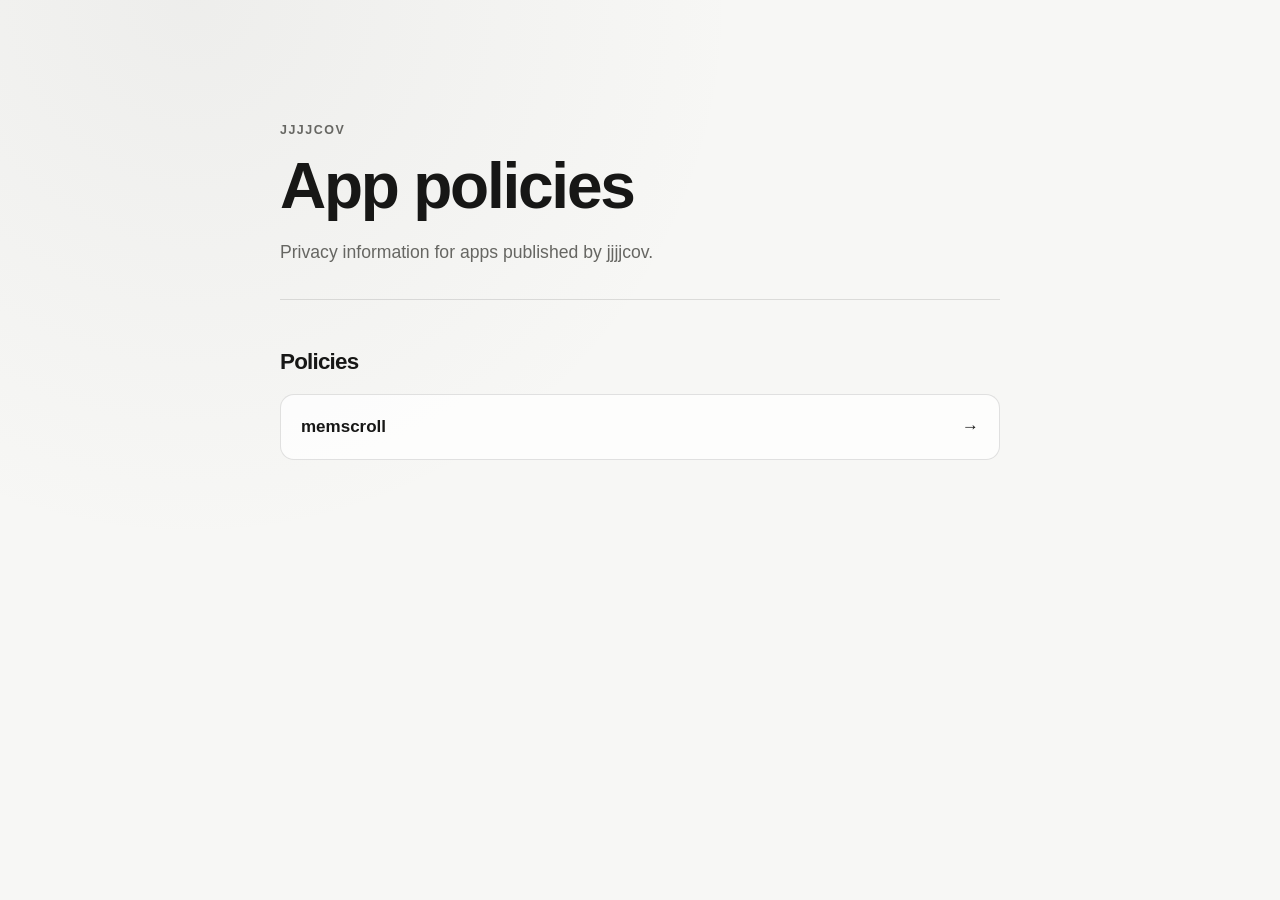
<file: index.html>
<!doctype html>
<html lang="en">
<head>
  <meta charset="utf-8">
  <meta name="viewport" content="width=device-width, initial-scale=1">
  <meta name="color-scheme" content="light dark">
  <meta name="robots" content="noindex">
  <title>jjjjcov app policies</title>
  <link rel="stylesheet" href="/assets/site.css">
</head>
<body>
  <main>
    <header>
      <p class="eyebrow">jjjjcov</p>
      <h1>App policies</h1>
      <p class="lede">Privacy information for apps published by jjjjcov.</p>
    </header>

    <section aria-labelledby="policies-heading">
      <h2 id="policies-heading">Policies</h2>
      <a class="policy-link" href="/apps/photo-feed/privacy/">
        <span>memscroll</span>
        <span aria-hidden="true">→</span>
      </a>
    </section>
  </main>
</body>
</html>
</file>
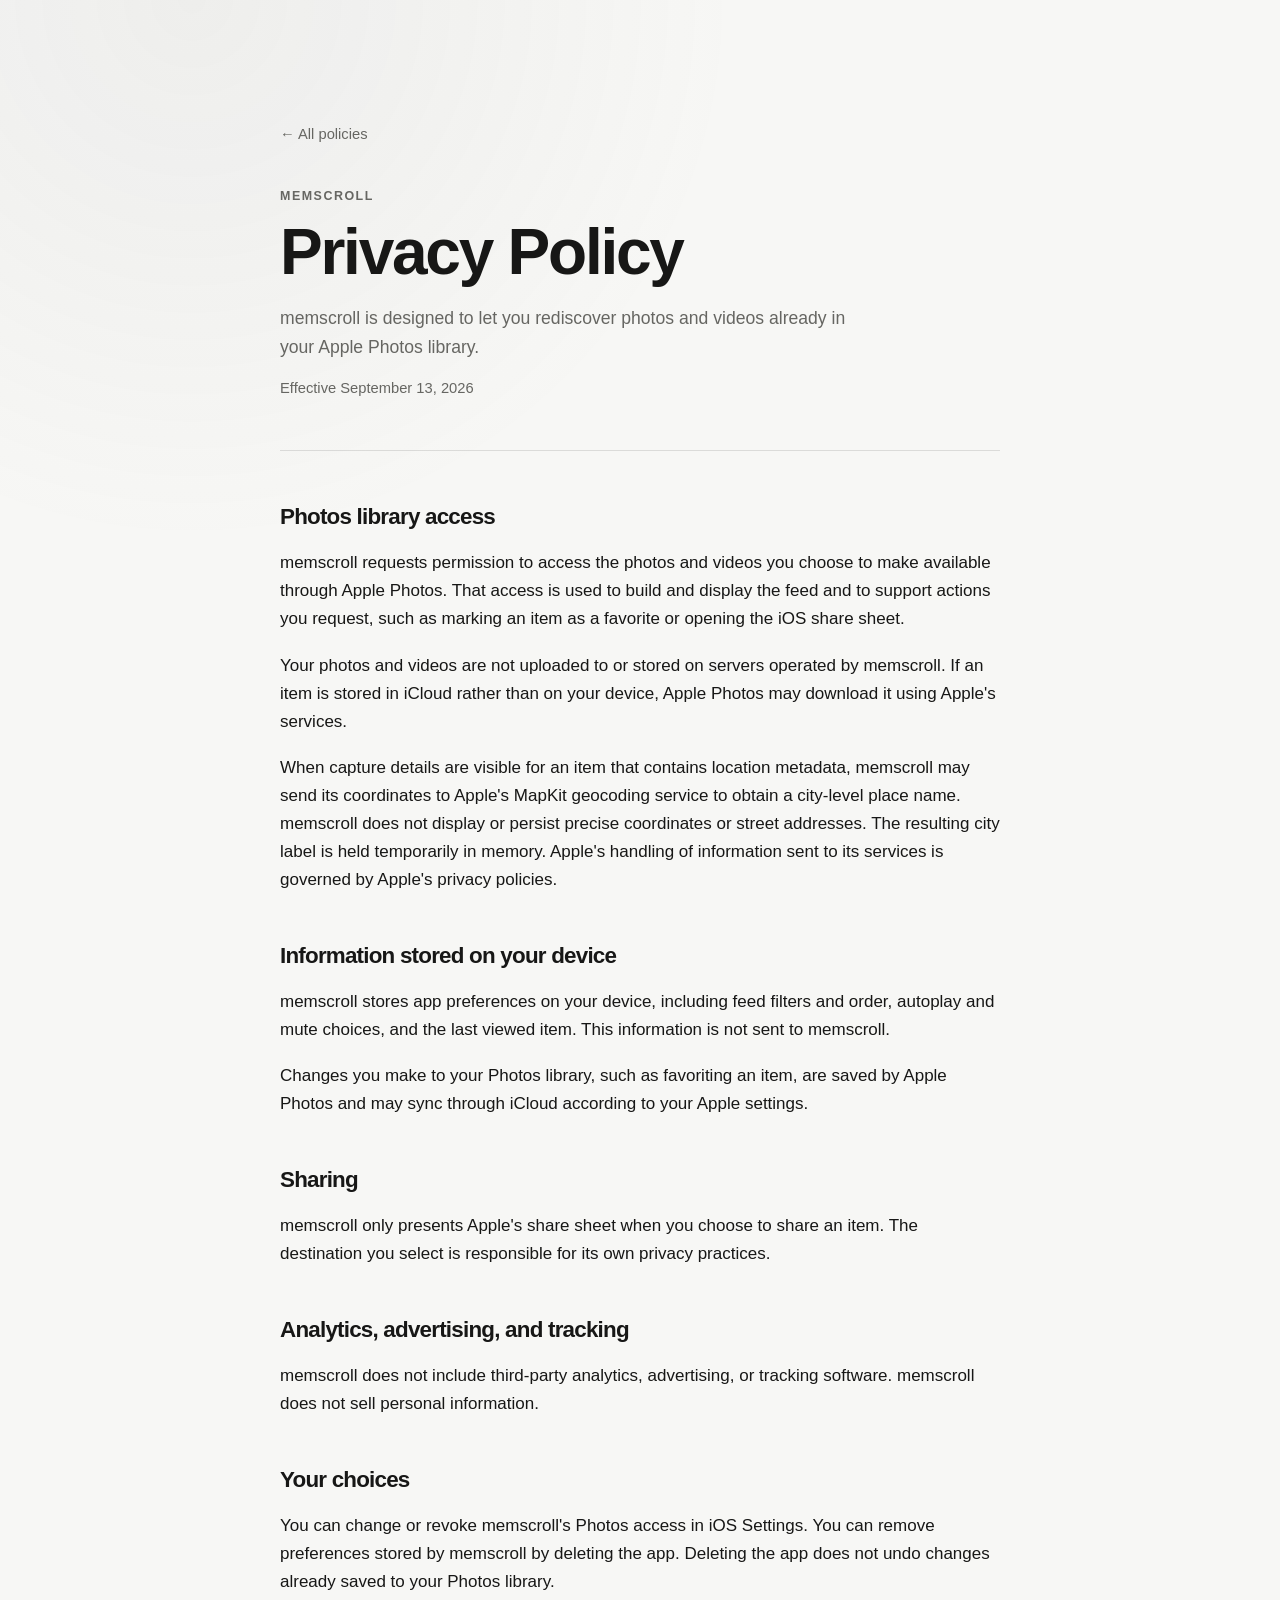
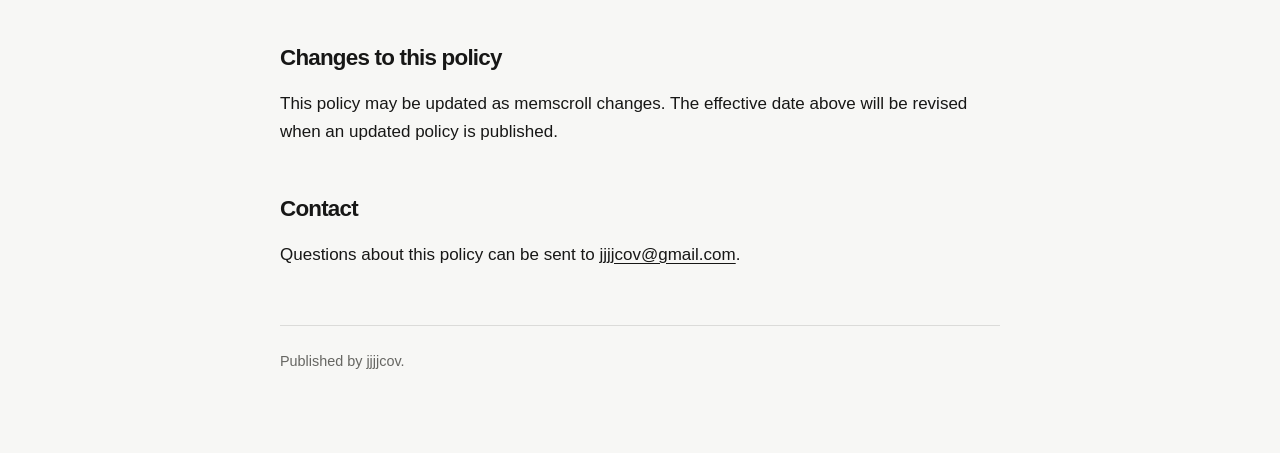
<file: apps/photo-feed/privacy/index.html>
<!doctype html>
<html lang="en">
<head>
  <meta charset="utf-8">
  <meta name="viewport" content="width=device-width, initial-scale=1">
  <meta name="color-scheme" content="light dark">
  <meta name="description" content="Privacy policy for memscroll.">
  <title>memscroll Privacy Policy</title>
  <link rel="canonical" href="https://jjjjcov.github.io/apps/photo-feed/privacy/">
  <link rel="stylesheet" href="/assets/site.css">
</head>
<body>
  <main>
    <a class="back-link" href="/">← All policies</a>

    <header>
      <p class="eyebrow">memscroll</p>
      <h1>Privacy Policy</h1>
      <p class="lede">memscroll is designed to let you rediscover photos and videos already in your Apple Photos library.</p>
      <p class="policy-meta">Effective September 13, 2026</p>
    </header>

    <article>
      <h2>Photos library access</h2>
      <p>memscroll requests permission to access the photos and videos you choose to make available through Apple Photos. That access is used to build and display the feed and to support actions you request, such as marking an item as a favorite or opening the iOS share sheet.</p>
      <p>Your photos and videos are not uploaded to or stored on servers operated by memscroll. If an item is stored in iCloud rather than on your device, Apple Photos may download it using Apple's services.</p>
      <p>When capture details are visible for an item that contains location metadata, memscroll may send its coordinates to Apple's MapKit geocoding service to obtain a city-level place name. memscroll does not display or persist precise coordinates or street addresses. The resulting city label is held temporarily in memory. Apple's handling of information sent to its services is governed by Apple's privacy policies.</p>

      <h2>Information stored on your device</h2>
      <p>memscroll stores app preferences on your device, including feed filters and order, autoplay and mute choices, and the last viewed item. This information is not sent to memscroll.</p>
      <p>Changes you make to your Photos library, such as favoriting an item, are saved by Apple Photos and may sync through iCloud according to your Apple settings.</p>

      <h2>Sharing</h2>
      <p>memscroll only presents Apple's share sheet when you choose to share an item. The destination you select is responsible for its own privacy practices.</p>

      <h2>Analytics, advertising, and tracking</h2>
      <p>memscroll does not include third-party analytics, advertising, or tracking software. memscroll does not sell personal information.</p>

      <h2>Your choices</h2>
      <p>You can change or revoke memscroll's Photos access in iOS Settings. You can remove preferences stored by memscroll by deleting the app. Deleting the app does not undo changes already saved to your Photos library.</p>

      <h2>Changes to this policy</h2>
      <p>This policy may be updated as memscroll changes. The effective date above will be revised when an updated policy is published.</p>

      <h2>Contact</h2>
      <p>Questions about this policy can be sent to <a href="mailto:jjjjcov@gmail.com">jjjjcov@gmail.com</a>.</p>
    </article>

    <footer>Published by jjjjcov.</footer>
  </main>
</body>
</html>
</file>
<file: assets/site.css>
:root {
  color-scheme: light dark;
  --background: #f7f7f5;
  --surface: rgba(255, 255, 255, 0.72);
  --text: #171716;
  --secondary: #666662;
  --border: rgba(23, 23, 22, 0.12);
  --link: #171716;
  font-family: -apple-system, BlinkMacSystemFont, "SF Pro Text", "Segoe UI", sans-serif;
  font-synthesis: none;
}

@media (prefers-color-scheme: dark) {
  :root {
    --background: #111110;
    --surface: rgba(255, 255, 255, 0.05);
    --text: #f4f4f1;
    --secondary: #a6a6a0;
    --border: rgba(255, 255, 255, 0.14);
    --link: #f4f4f1;
  }
}

* {
  box-sizing: border-box;
}

html {
  background: var(--background);
}

body {
  margin: 0;
  color: var(--text);
  background:
    radial-gradient(circle at 15% 0%, rgba(128, 128, 128, 0.08), transparent 34rem),
    var(--background);
  font-size: 17px;
  line-height: 1.65;
  -webkit-font-smoothing: antialiased;
}

main {
  width: min(100% - 40px, 720px);
  margin: 0 auto;
  padding: clamp(64px, 12vw, 120px) 0 80px;
}

header {
  padding-bottom: 32px;
  border-bottom: 1px solid var(--border);
}

.eyebrow {
  margin: 0 0 12px;
  color: var(--secondary);
  font-size: 0.78rem;
  font-weight: 650;
  letter-spacing: 0.12em;
  text-transform: uppercase;
}

h1,
h2 {
  letter-spacing: -0.035em;
}

h1 {
  margin: 0;
  font-size: clamp(2.35rem, 7vw, 4rem);
  line-height: 1.05;
}

h2 {
  margin: 48px 0 18px;
  font-size: 1.4rem;
  line-height: 1.25;
}

p,
ul {
  margin: 0 0 18px;
}

.lede {
  max-width: 580px;
  margin: 18px 0 0;
  color: var(--secondary);
  font-size: 1.1rem;
}

.policy-link {
  display: flex;
  align-items: center;
  justify-content: space-between;
  padding: 18px 20px;
  color: var(--link);
  background: var(--surface);
  border: 1px solid var(--border);
  border-radius: 14px;
  font-weight: 600;
  text-decoration: none;
  transition: border-color 120ms ease, transform 120ms ease;
}

.policy-link:hover {
  border-color: var(--secondary);
  transform: translateY(-1px);
}

.policy-link:focus-visible,
a:focus-visible {
  outline: 3px solid currentColor;
  outline-offset: 3px;
}

.policy-meta {
  margin-top: 14px;
  color: var(--secondary);
  font-size: 0.92rem;
}

article {
  padding-top: 4px;
}

article a {
  color: var(--link);
  text-decoration-thickness: 1px;
  text-underline-offset: 3px;
}

.back-link {
  display: inline-block;
  margin-bottom: 40px;
  color: var(--secondary);
  font-size: 0.92rem;
  text-decoration: none;
}

footer {
  margin-top: 56px;
  padding-top: 24px;
  color: var(--secondary);
  border-top: 1px solid var(--border);
  font-size: 0.9rem;
}

@media (max-width: 480px) {
  body {
    font-size: 16px;
  }

  main {
    width: min(100% - 32px, 720px);
    padding-top: 48px;
  }
}

@media (prefers-reduced-motion: reduce) {
  *,
  *::before,
  *::after {
    scroll-behavior: auto !important;
    transition: none !important;
  }
}
</file>
